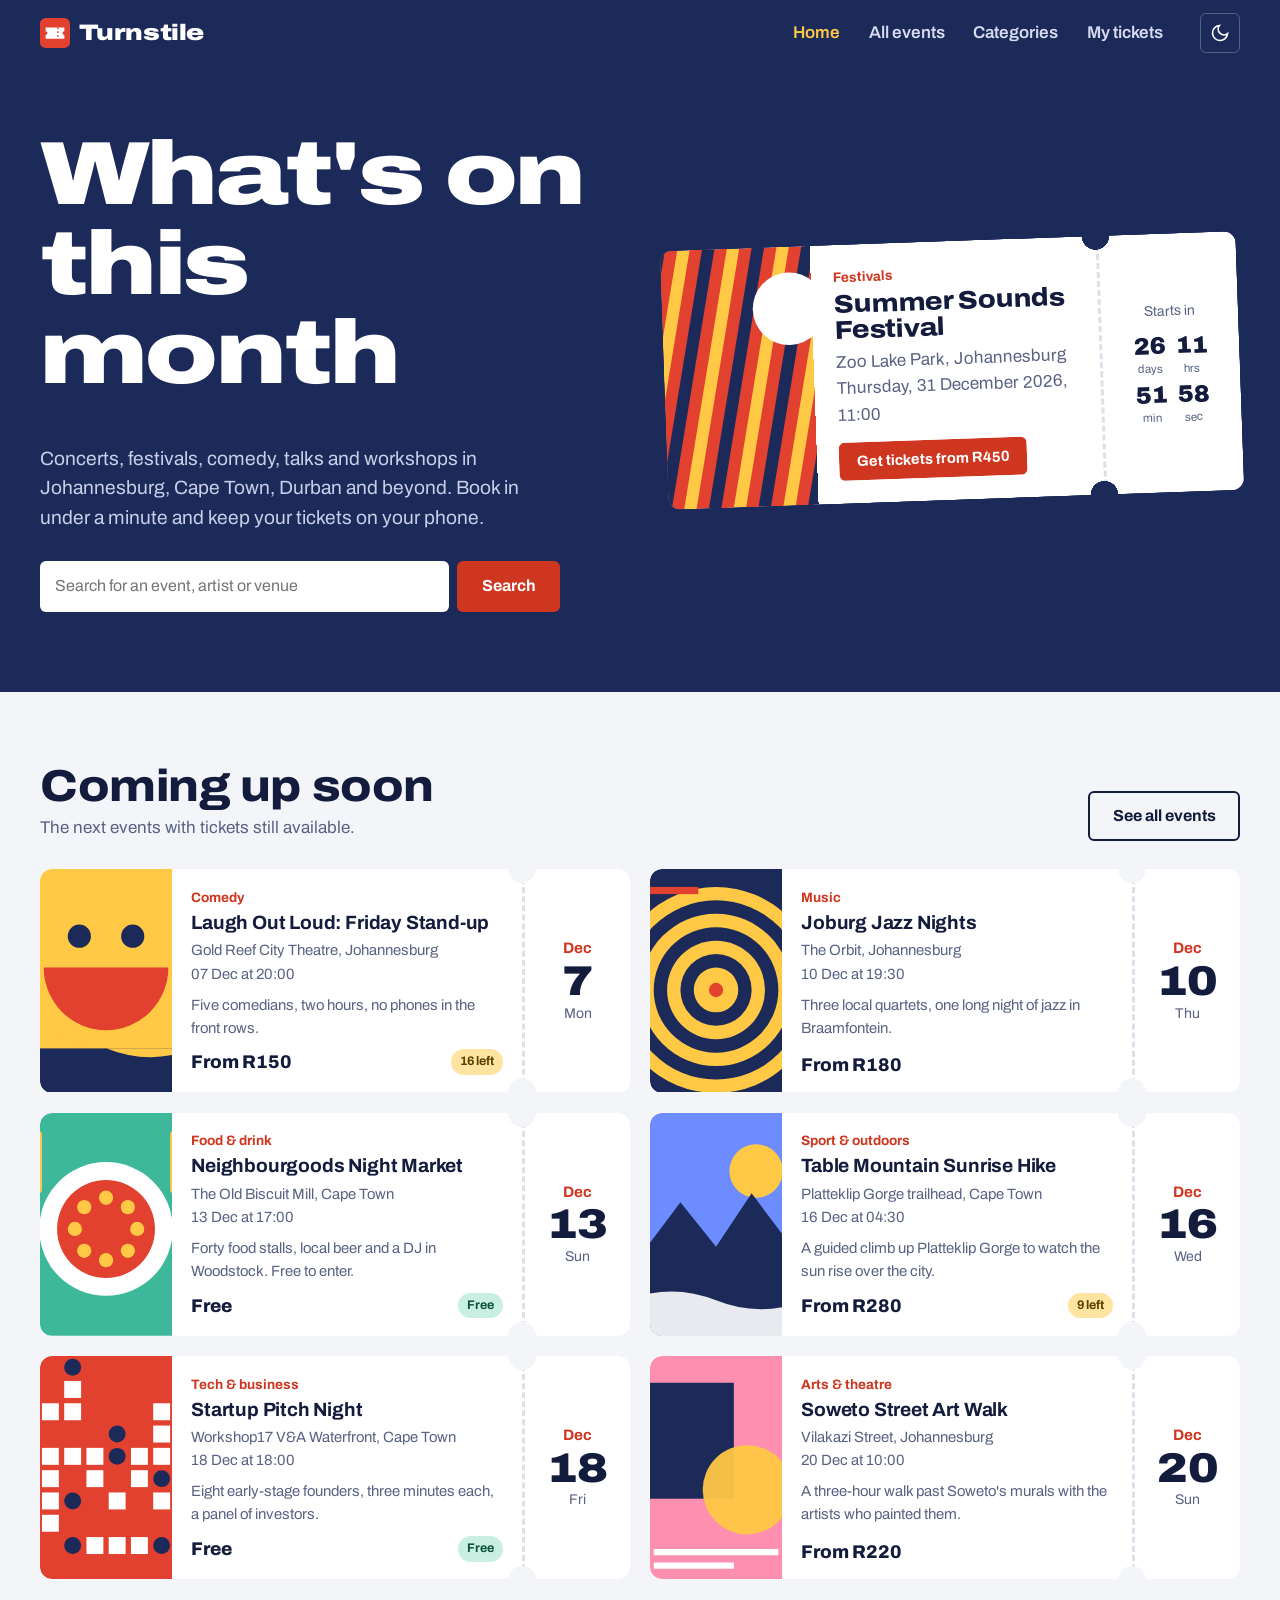
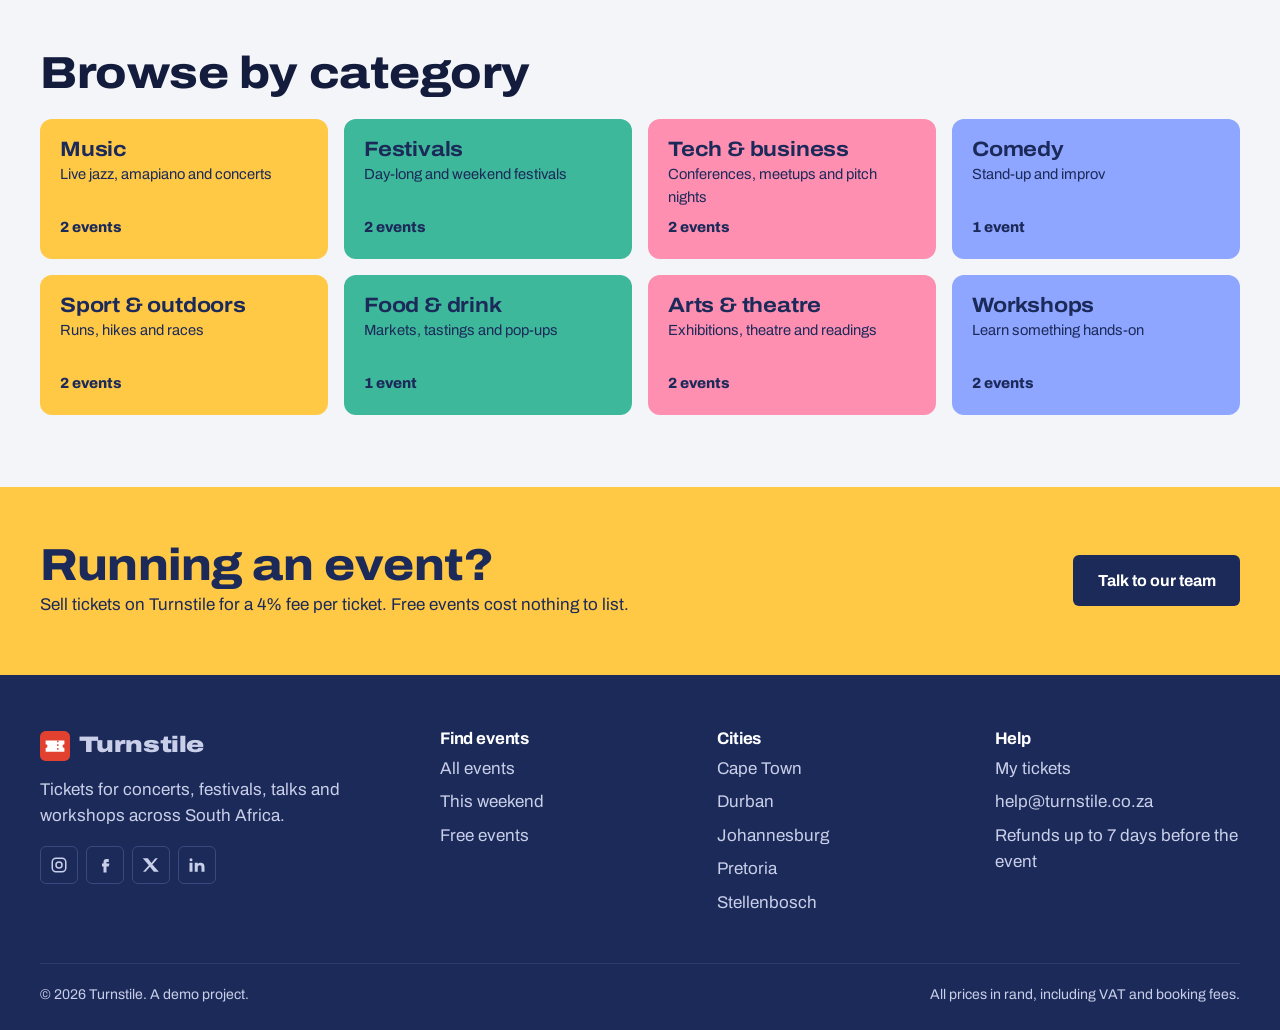
<file: index.html>
<!DOCTYPE html>
<html lang="en-ZA">
<head>
  <meta charset="utf-8">
  <meta name="viewport" content="width=device-width, initial-scale=1">
  <title>Turnstile | Tickets for events in Johannesburg, Cape Town and Durban</title>
  <meta name="description" content="Find and book tickets for concerts, festivals, comedy, tech talks, workshops and outdoor events across South Africa.">
  <link rel="icon" href="assets/posters/favicon.svg" type="image/svg+xml">
  <link rel="preconnect" href="https://fonts.googleapis.com">
  <link rel="preconnect" href="https://fonts.gstatic.com" crossorigin>
  <link href="https://fonts.googleapis.com/css2?family=Archivo:wdth,wght@62..125,400..900&display=swap" rel="stylesheet">
  <link rel="stylesheet" href="css/styles.css">
  <script src="js/data.js" defer></script>
  <script src="js/common.js" defer></script>
  <script src="js/home.js" defer></script>
</head>
<body data-page="home">
  <div id="site-header"></div>
  <main id="main">
    <section class="hero" aria-labelledby="hero-title">
      <div class="wrap hero-grid">
        <div>
          <h1 id="hero-title">What's on this month</h1>
          <p class="lead">Concerts, festivals, comedy, talks and workshops in Johannesburg, Cape Town, Durban and beyond. Book in under a minute and keep your tickets on your phone.</p>
          <form class="hero-search" action="events.html" role="search">
            <label class="sr-only" for="hero-q">Search events</label>
            <input id="hero-q" name="q" type="search" placeholder="Search for an event, artist or venue">
            <button class="btn btn-red" type="submit">Search</button>
          </form>
        </div>
        <div id="hero-ticket"></div>
      </div>
    </section>

    <section id="upcoming" aria-labelledby="up-title">
      <div class="wrap">
        <div class="section-head">
          <div><h2 id="up-title">Coming up soon</h2><p>The next events with tickets still available.</p></div>
          <a class="btn btn-line" href="events.html">See all events</a>
        </div>
        <div class="event-grid" id="upcoming-grid"></div>
      </div>
    </section>

    <section id="categories" aria-labelledby="cat-title" style="padding-top:0">
      <div class="wrap">
        <h2 id="cat-title">Browse by category</h2>
        <div class="cats" id="cat-grid"></div>
      </div>
    </section>

    <div class="organiser-band">
      <div class="wrap">
        <div><h2>Running an event?</h2><p>Sell tickets on Turnstile for a 4% fee per ticket. Free events cost nothing to list.</p></div>
        <a class="btn btn-ink" href="mailto:organisers@turnstile.co.za">Talk to our team</a>
      </div>
    </div>
  </main>
  <div id="site-footer"></div>
</body>
</html>
</file>
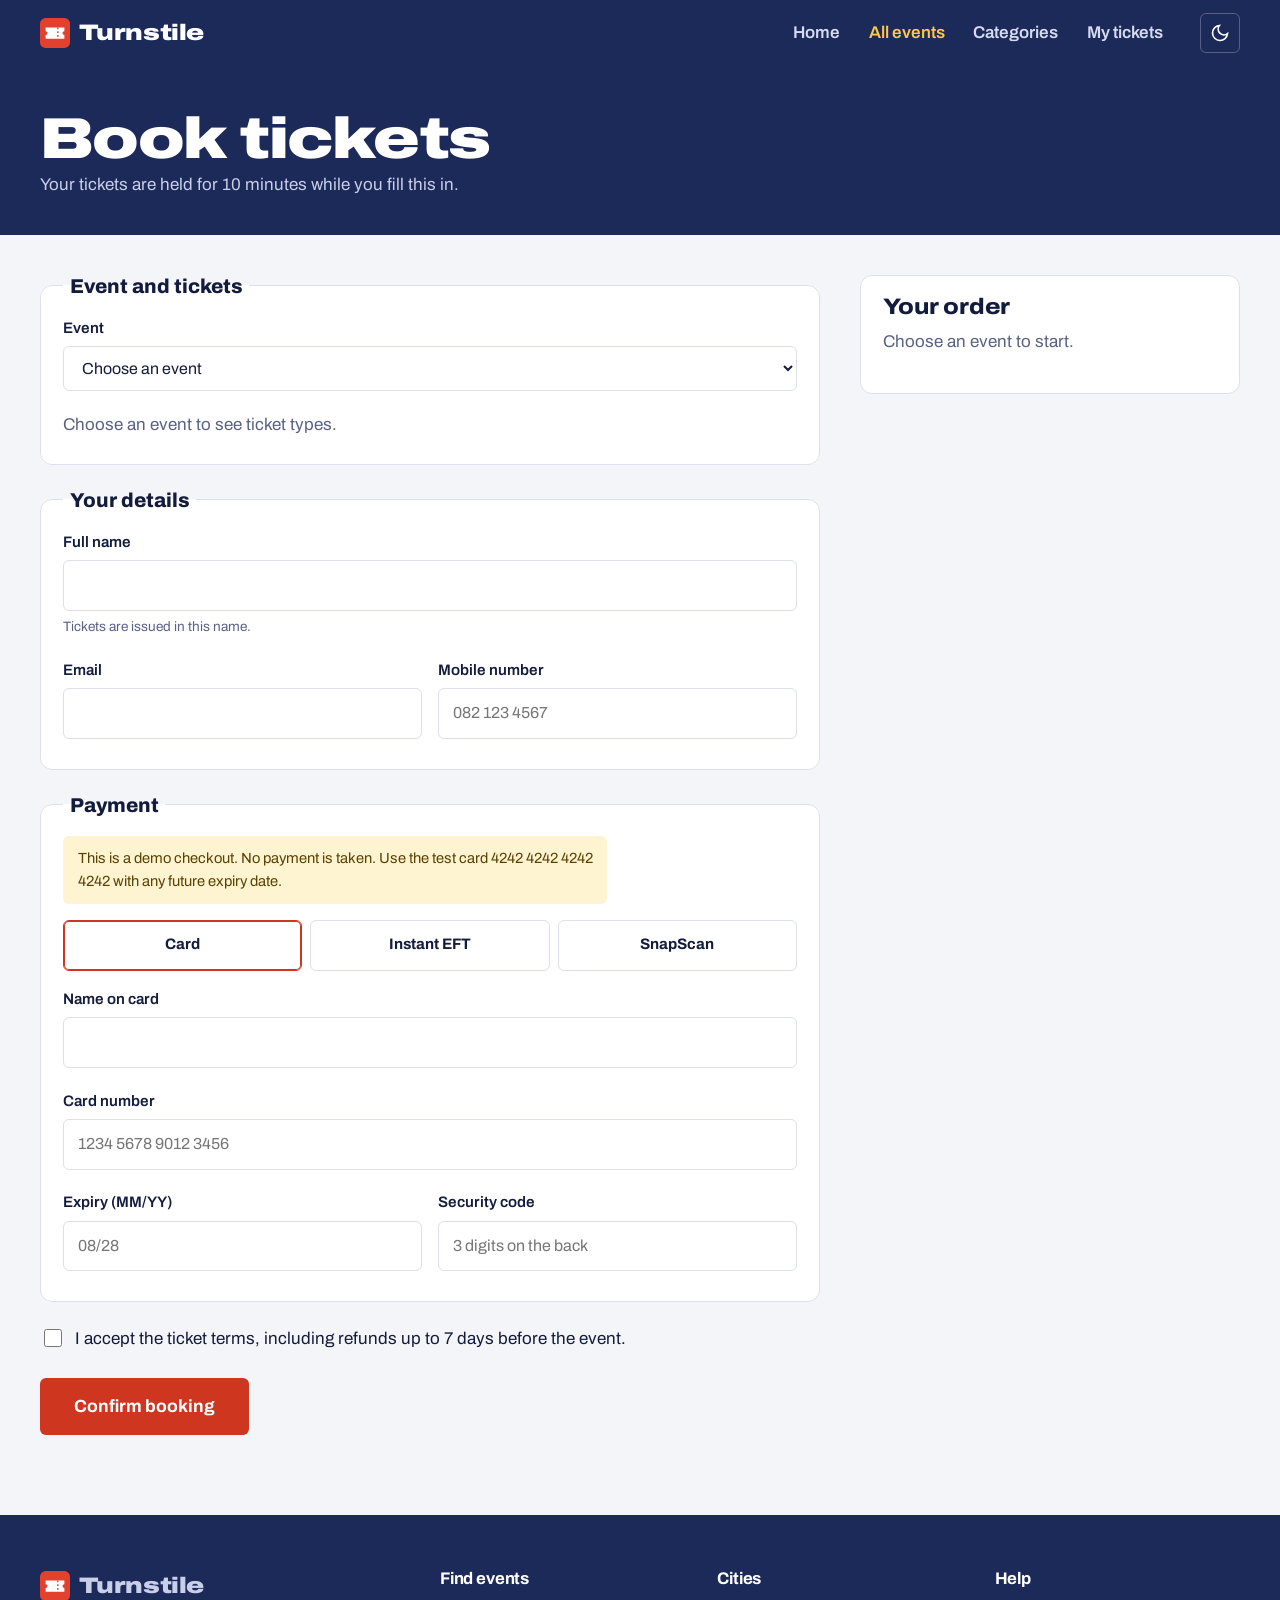
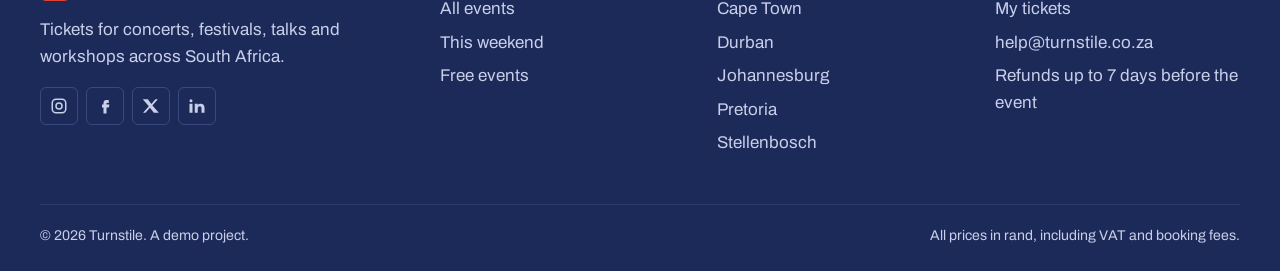
<file: book.html>
<!DOCTYPE html>
<html lang="en-ZA">
<head>
  <meta charset="utf-8">
  <meta name="viewport" content="width=device-width, initial-scale=1">
  <title>Book tickets | Turnstile</title>
  <link rel="icon" href="assets/posters/favicon.svg" type="image/svg+xml">
  <link rel="preconnect" href="https://fonts.googleapis.com">
  <link rel="preconnect" href="https://fonts.gstatic.com" crossorigin>
  <link href="https://fonts.googleapis.com/css2?family=Archivo:wdth,wght@62..125,400..900&display=swap" rel="stylesheet">
  <link rel="stylesheet" href="css/styles.css">
  <script src="js/data.js" defer></script>
  <script src="js/common.js" defer></script>
  <script src="js/book.js" defer></script>
</head>
<body data-page="events">
  <div id="site-header"></div>
  <main id="main">
    <div class="page-head"><div class="wrap"><h1>Book tickets</h1><p>Your tickets are held for 10 minutes while you fill this in.</p></div></div>
    <div class="wrap checkout">
      <form id="book-form" novalidate>
        <fieldset>
          <legend>Event and tickets</legend>
          <div class="field"><label for="event">Event</label><select id="event"></select><span class="error" data-err="event"></span></div>
          <div id="tier-fields"></div>
          <span class="error" data-err="tickets"></span>
        </fieldset>

        <fieldset>
          <legend>Your details</legend>
          <div class="field"><label for="name">Full name</label><input id="name" autocomplete="name"><span class="hint">Tickets are issued in this name.</span><span class="error" data-err="name"></span></div>
          <div class="row-2">
            <div class="field"><label for="email">Email</label><input id="email" type="email" autocomplete="email"><span class="error" data-err="email"></span></div>
            <div class="field"><label for="phone">Mobile number</label><input id="phone" type="tel" autocomplete="tel" placeholder="082 123 4567"><span class="error" data-err="phone"></span></div>
          </div>
        </fieldset>

        <fieldset id="pay-set">
          <legend>Payment</legend>
          <p class="demo-note">This is a demo checkout. No payment is taken. Use the test card 4242 4242 4242 4242 with any future expiry date.</p>
          <div class="pay-methods" role="radiogroup" aria-label="Payment method">
            <label><input type="radio" name="method" value="card" checked><span>Card</span></label>
            <label><input type="radio" name="method" value="eft"><span>Instant EFT</span></label>
            <label><input type="radio" name="method" value="snapscan"><span>SnapScan</span></label>
          </div>
          <div id="card-fields">
            <div class="field"><label for="cc-name">Name on card</label><input id="cc-name" autocomplete="cc-name"><span class="error" data-err="cc-name"></span></div>
            <div class="field"><label for="cc-num">Card number</label><input id="cc-num" inputmode="numeric" autocomplete="cc-number" placeholder="1234 5678 9012 3456" maxlength="23"><span class="error" data-err="cc-num"></span></div>
            <div class="row-2">
              <div class="field"><label for="cc-exp">Expiry (MM/YY)</label><input id="cc-exp" inputmode="numeric" autocomplete="cc-exp" placeholder="08/28" maxlength="5"><span class="error" data-err="cc-exp"></span></div>
              <div class="field"><label for="cc-cvc">Security code</label><input id="cc-cvc" inputmode="numeric" autocomplete="cc-csc" placeholder="3 digits on the back" maxlength="4"><span class="error" data-err="cc-cvc"></span></div>
            </div>
          </div>
          <div id="eft-fields" hidden>
            <div class="field"><label for="bank">Your bank</label><select id="bank"><option>ABSA</option><option>Capitec</option><option>FNB</option><option>Nedbank</option><option>Standard Bank</option><option>TymeBank</option></select><span class="hint">You'll be sent to your bank to approve the payment.</span></div>
          </div>
          <div id="snap-fields" hidden><p class="muted">After you confirm, scan the code on the next screen with the SnapScan app.</p></div>
        </fieldset>

        <label class="check"><input type="checkbox" id="terms"> <span>I accept the ticket terms, including refunds up to 7 days before the event.</span></label>
        <p class="error" data-err="terms"></p>
        <button class="btn btn-red" id="submit" type="submit" style="margin-top:.75rem;padding:1.1rem 2rem;font-size:1.1rem">Confirm booking</button>
      </form>
      <aside class="order-box" id="order" aria-live="polite" aria-label="Order summary"></aside>
    </div>
  </main>
  <div id="site-footer"></div>
</body>
</html>
</file>
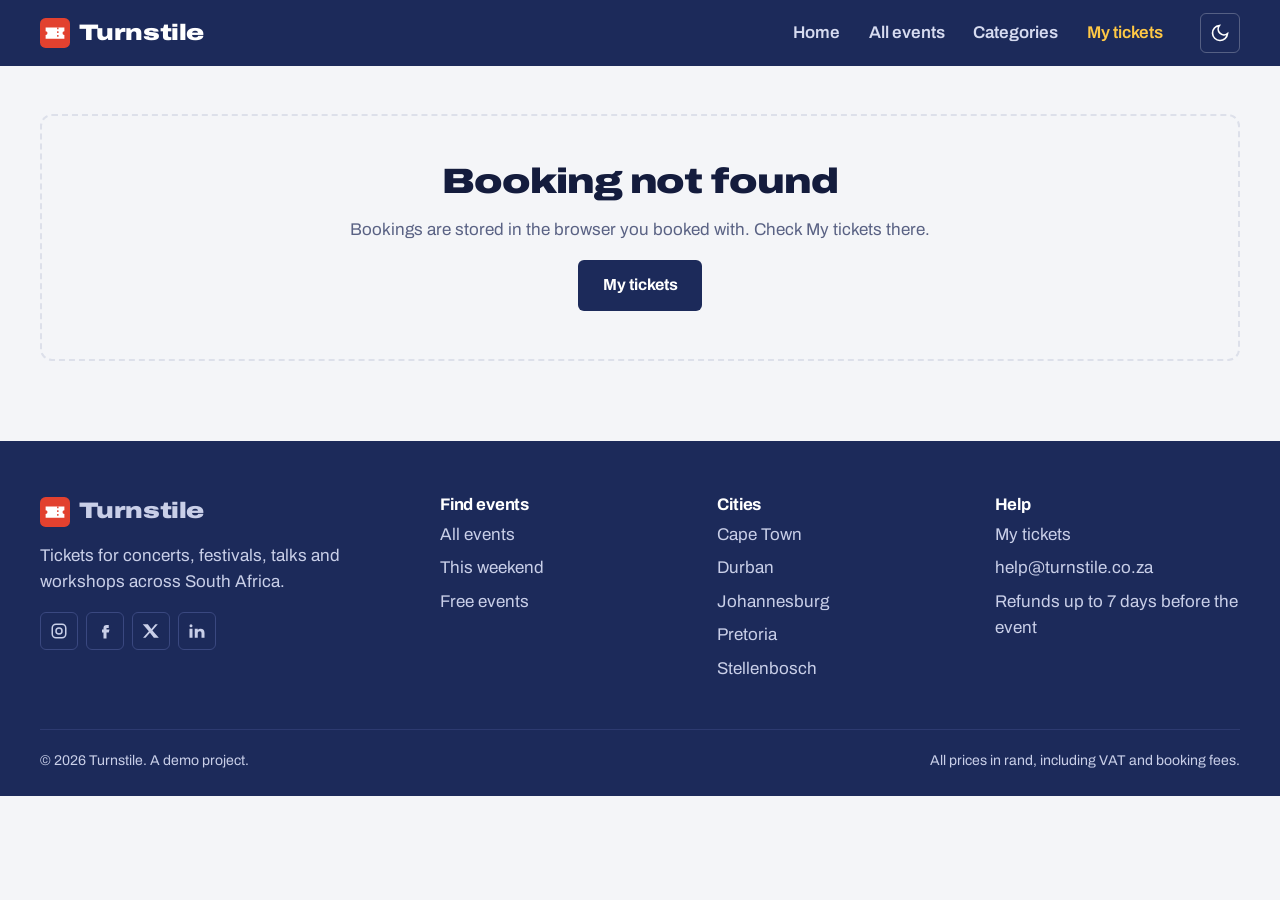
<file: confirmation.html>
<!DOCTYPE html>
<html lang="en-ZA">
<head>
  <meta charset="utf-8">
  <meta name="viewport" content="width=device-width, initial-scale=1">
  <title>Your tickets | Turnstile</title>
  <link rel="icon" href="assets/posters/favicon.svg" type="image/svg+xml">
  <link rel="preconnect" href="https://fonts.googleapis.com">
  <link rel="preconnect" href="https://fonts.gstatic.com" crossorigin>
  <link href="https://fonts.googleapis.com/css2?family=Archivo:wdth,wght@62..125,400..900&display=swap" rel="stylesheet">
  <link rel="stylesheet" href="css/styles.css">
  <script src="js/data.js" defer></script>
  <script src="js/common.js" defer></script>
  <script src="js/tickets.js" defer></script>
</head>
<body data-page="mine">
  <div id="site-header"></div>
  <main id="main"><div class="wrap confirm-wrap" id="root"></div></main>
  <div id="site-footer"></div>
</body>
</html>
</file>
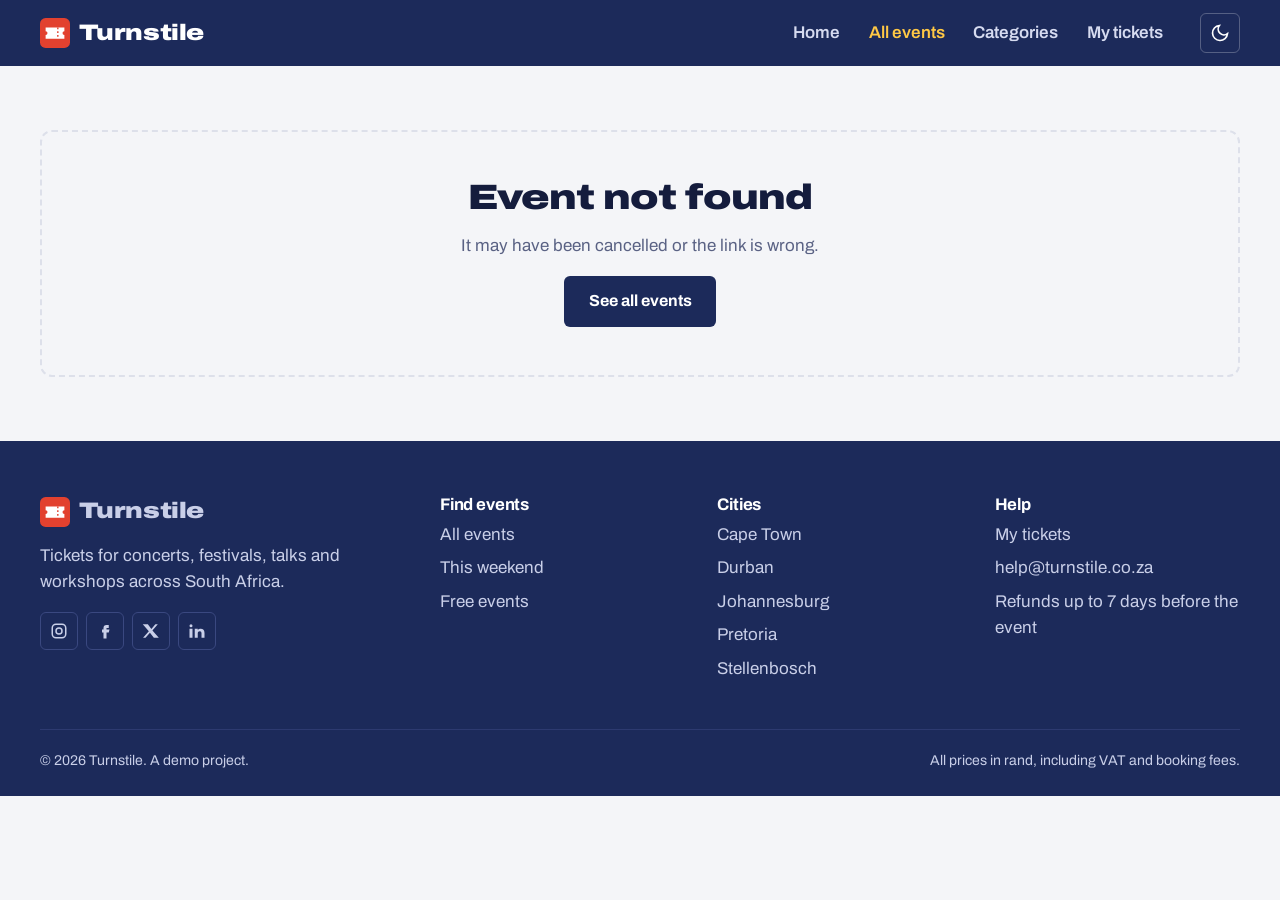
<file: event.html>
<!DOCTYPE html>
<html lang="en-ZA">
<head>
  <meta charset="utf-8">
  <meta name="viewport" content="width=device-width, initial-scale=1">
  <title>Event | Turnstile</title>
  <link rel="icon" href="assets/posters/favicon.svg" type="image/svg+xml">
  <link rel="preconnect" href="https://fonts.googleapis.com">
  <link rel="preconnect" href="https://fonts.gstatic.com" crossorigin>
  <link href="https://fonts.googleapis.com/css2?family=Archivo:wdth,wght@62..125,400..900&display=swap" rel="stylesheet">
  <link rel="stylesheet" href="css/styles.css">
  <script src="js/data.js" defer></script>
  <script src="js/common.js" defer></script>
  <script src="js/event.js" defer></script>
</head>
<body data-page="events">
  <div id="site-header"></div>
  <main id="main"><div id="root"></div></main>
  <div id="site-footer"></div>
</body>
</html>
</file>
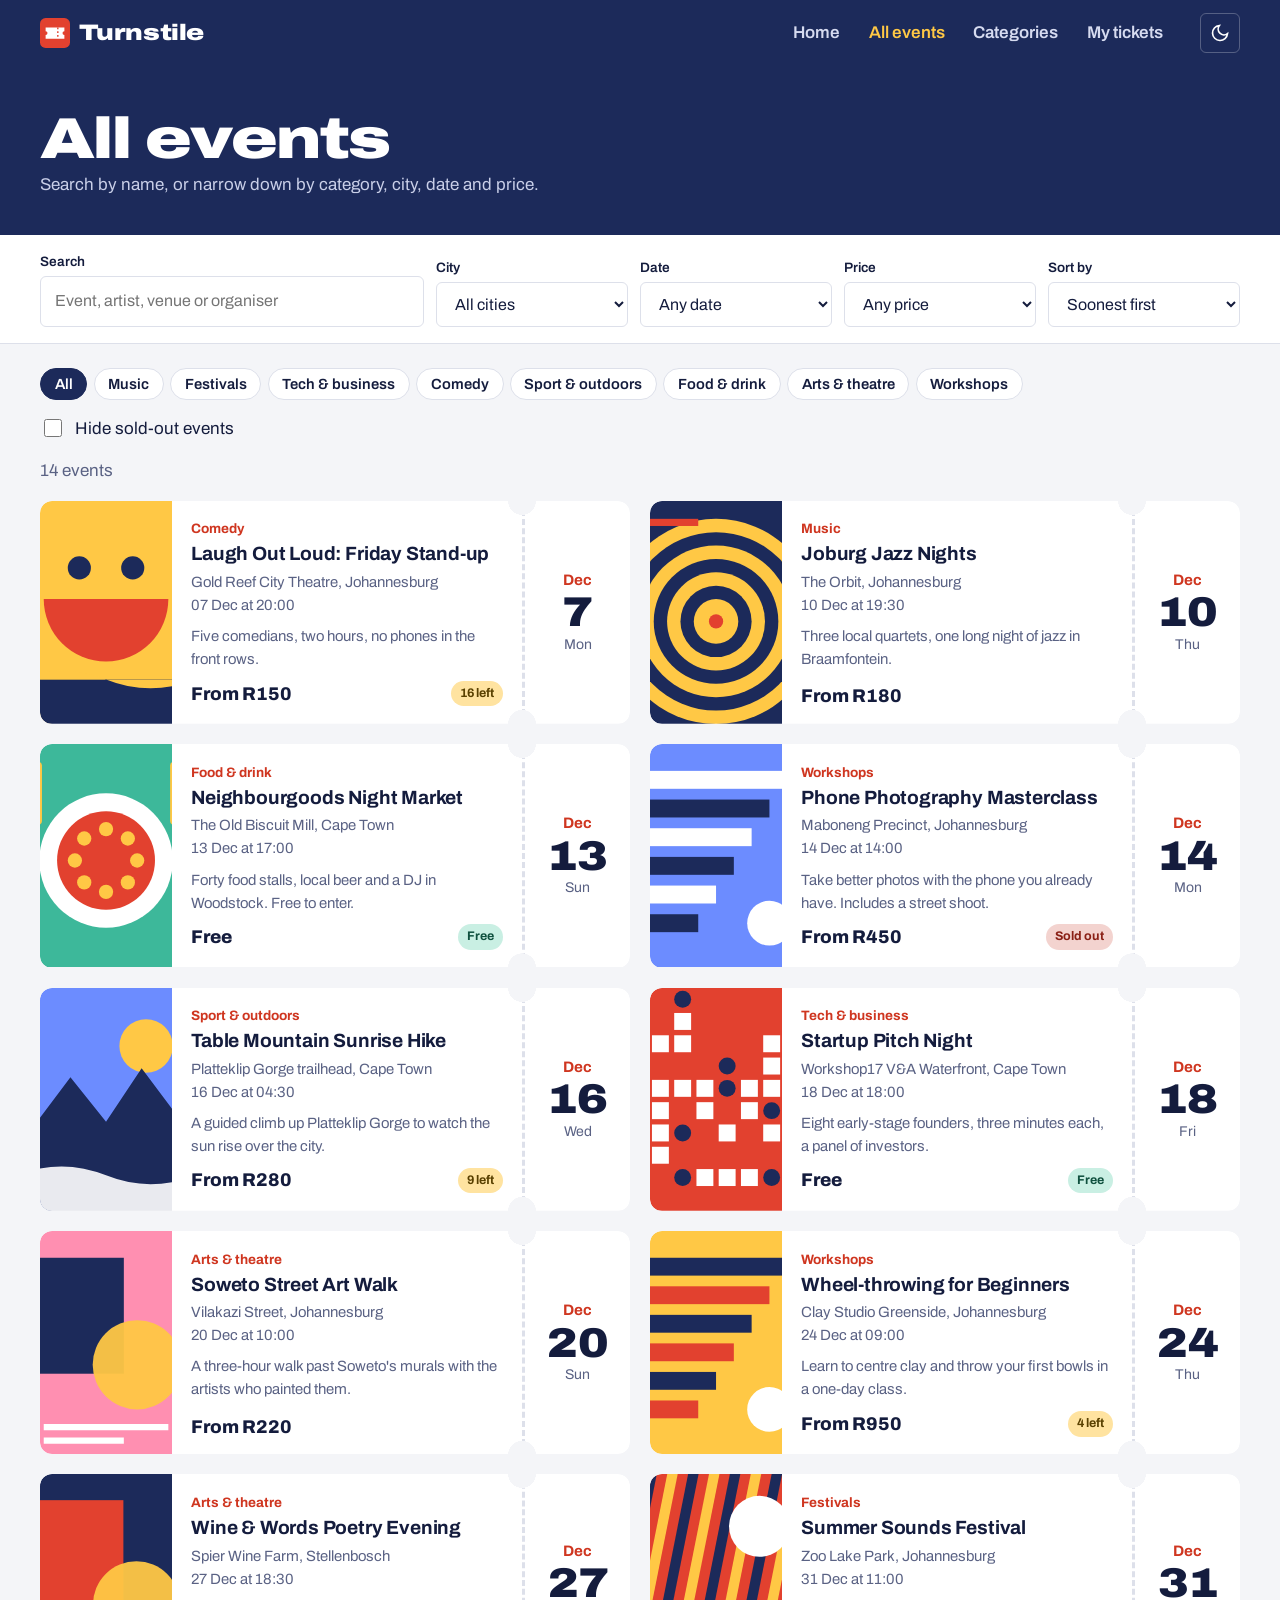
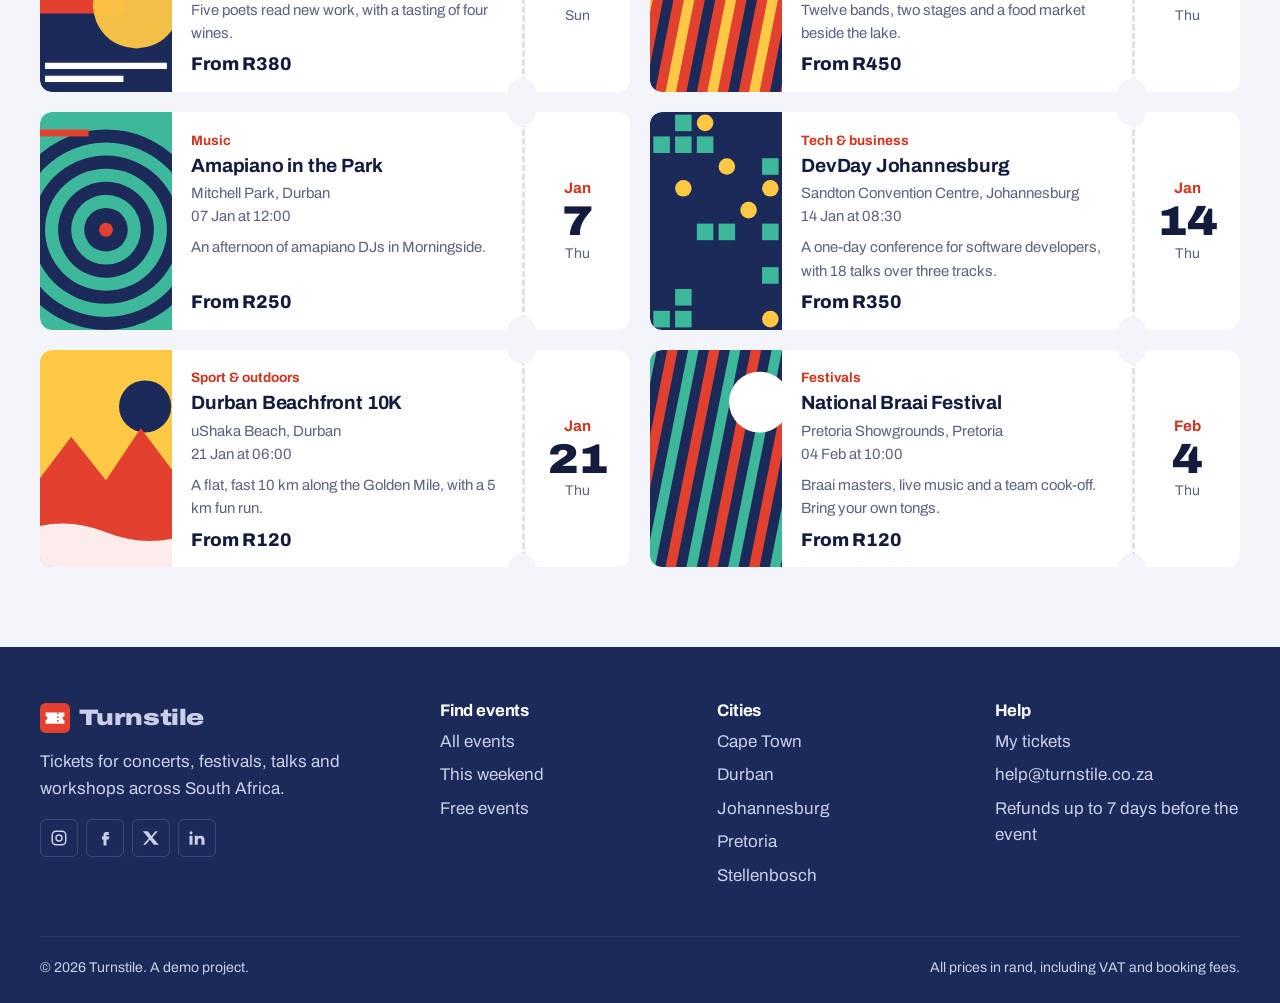
<file: events.html>
<!DOCTYPE html>
<html lang="en-ZA">
<head>
  <meta charset="utf-8">
  <meta name="viewport" content="width=device-width, initial-scale=1">
  <title>All events | Turnstile</title>
  <link rel="icon" href="assets/posters/favicon.svg" type="image/svg+xml">
  <link rel="preconnect" href="https://fonts.googleapis.com">
  <link rel="preconnect" href="https://fonts.gstatic.com" crossorigin>
  <link href="https://fonts.googleapis.com/css2?family=Archivo:wdth,wght@62..125,400..900&display=swap" rel="stylesheet">
  <link rel="stylesheet" href="css/styles.css">
  <script src="js/data.js" defer></script>
  <script src="js/common.js" defer></script>
  <script src="js/events.js" defer></script>
</head>
<body data-page="events">
  <div id="site-header"></div>
  <main id="main">
    <div class="page-head"><div class="wrap"><h1>All events</h1><p>Search by name, or narrow down by category, city, date and price.</p></div></div>
    <div class="filter-bar">
      <div class="wrap" id="filters">
        <div><label for="q">Search</label><input id="q" type="search" placeholder="Event, artist, venue or organiser" autocomplete="off"></div>
        <div><label for="city">City</label><select id="city"><option value="">All cities</option></select></div>
        <div><label for="when">Date</label>
          <select id="when"><option value="">Any date</option><option value="weekend">This weekend</option><option value="week">Next 7 days</option><option value="month">Next 30 days</option><option value="later">More than 30 days away</option></select></div>
        <div><label for="price">Price</label>
          <select id="price"><option value="">Any price</option><option value="free">Free</option><option value="u250">Under R250</option><option value="u500">Under R500</option></select></div>
        <div><label for="sort">Sort by</label>
          <select id="sort"><option value="date">Soonest first</option><option value="price-asc">Price: low to high</option><option value="price-desc">Price: high to low</option><option value="popular">Selling fastest</option></select></div>
      </div>
    </div>
    <div class="wrap" style="padding-bottom:5rem">
      <div class="chips" id="chips" role="group" aria-label="Category"></div>
      <label class="check" style="margin-bottom:1rem"><input type="checkbox" id="hide-sold"> <span>Hide sold-out events</span></label>
      <p class="result-line" id="count" aria-live="polite"></p>
      <div class="event-grid" id="results"></div>
    </div>
  </main>
  <div id="site-footer"></div>
</body>
</html>
</file>
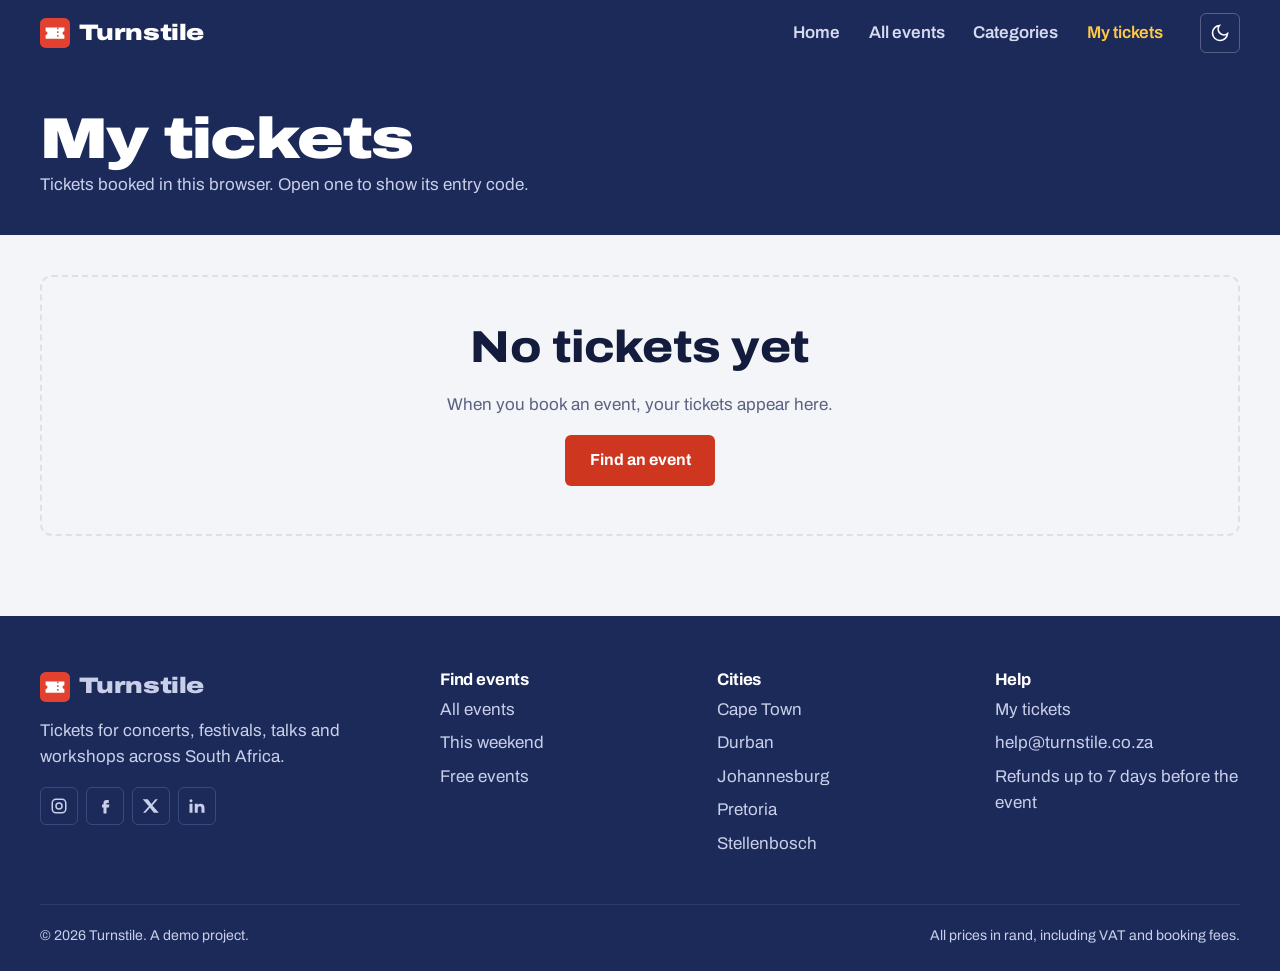
<file: my-tickets.html>
<!DOCTYPE html>
<html lang="en-ZA">
<head>
  <meta charset="utf-8">
  <meta name="viewport" content="width=device-width, initial-scale=1">
  <title>My tickets | Turnstile</title>
  <link rel="icon" href="assets/posters/favicon.svg" type="image/svg+xml">
  <link rel="preconnect" href="https://fonts.googleapis.com">
  <link rel="preconnect" href="https://fonts.gstatic.com" crossorigin>
  <link href="https://fonts.googleapis.com/css2?family=Archivo:wdth,wght@62..125,400..900&display=swap" rel="stylesheet">
  <link rel="stylesheet" href="css/styles.css">
  <script src="js/data.js" defer></script>
  <script src="js/common.js" defer></script>
  <script src="js/tickets.js" defer></script>
</head>
<body data-page="mine">
  <div id="site-header"></div>
  <main id="main">
    <div class="page-head"><div class="wrap"><h1>My tickets</h1><p>Tickets booked in this browser. Open one to show its entry code.</p></div></div>
    <div class="wrap mine" id="mine"></div>
  </main>
  <div id="site-footer"></div>
</body>
</html>
</file>
<file: css/styles.css>
/* Turnstile — styles
   Palette: ink navy, poster red, sunflower, mint. Everything ticket-shaped is ticket-shaped. */
:root {
  --ink: #1c2a5a;
  --red: #cf3620;
  --red-dark: #a92a18;
  --sun: #ffc845;
  --mint: #3db89a;
  --bg: #f4f5f8;
  --surface: #ffffff;
  --text: #141c3d;
  --muted: #5a6284;
  --line: #dde0ea;
  --bad: #c02a1b;
  --ok: #1d7f63;
  --display: "Archivo", "Arial Black", sans-serif;
  --body: "Archivo", system-ui, -apple-system, "Segoe UI", sans-serif;
  --wrap: 1200px;
  --notch: 14px;
  color-scheme: light;
}
[data-theme="dark"] {
  --bg: #0f1530;
  --surface: #1a2346;
  --text: #eef0f7;
  --muted: #a7aecb;
  --line: #2d3763;
  --bad: #ff8a7e;
  --ok: #6fdcbc;
  color-scheme: dark;
}
*, *::before, *::after { box-sizing: border-box; }
html { scroll-behavior: smooth; }
@media (prefers-reduced-motion: reduce) { html { scroll-behavior: auto; } *, *::before, *::after { animation: none !important; transition: none !important; } }
body { margin: 0; background: var(--bg); color: var(--text); font: 400 1.0625rem/1.55 var(--body); -webkit-font-smoothing: antialiased; }
img { max-width: 100%; height: auto; display: block; }
a { color: inherit; }
h1, h2, h3 { font-family: var(--display); line-height: 1; margin: 0 0 .5em; letter-spacing: -.01em; }
h1 { font-size: clamp(2.8rem, 7vw, 5.6rem); font-weight: 900; font-stretch: 125%; letter-spacing: -.03em; }
h2 { font-size: clamp(1.9rem, 3.6vw, 2.8rem); font-weight: 800; font-stretch: 112%; }
h3 { font-size: 1.25rem; font-weight: 700; }
p { margin: 0 0 1em; max-width: 68ch; }
.wrap { width: min(var(--wrap), 100% - 2.5rem); margin-inline: auto; }
.muted { color: var(--muted); }
.sr-only { position: absolute; width: 1px; height: 1px; overflow: hidden; clip: rect(0 0 0 0); white-space: nowrap; }
:focus-visible { outline: 3px solid var(--sun); outline-offset: 2px; }
.skip { position: absolute; left: -999px; top: 0; background: var(--sun); color: var(--ink); padding: .6rem 1rem; z-index: 100; }
.skip:focus { left: 1rem; }

.btn { white-space: nowrap; display: inline-flex; align-items: center; justify-content: center; gap: .5rem; font: 700 1rem/1 var(--body); padding: .95rem 1.4rem; border: 2px solid transparent; border-radius: 6px; cursor: pointer; text-decoration: none; transition: background .15s, transform .1s; }
.btn:active { transform: translateY(1px); }
.btn-red { background: var(--red); color: #fff; }
.btn-red:hover { background: var(--red-dark); }
.btn-ink { background: var(--ink); color: #fff; }
.btn-ink:hover { background: #2a3b7a; }
[data-theme="dark"] .btn-ink { background: #eef0f7; color: var(--ink); }
.btn-line { background: transparent; color: inherit; border-color: currentColor; }
.btn-line:hover { background: rgba(127,127,160,.12); }
.btn-small { padding: .6rem .95rem; font-size: .92rem; }
.btn-block { width: 100%; }
.btn[disabled] { opacity: .5; cursor: not-allowed; }

/* Header */
.site-header { background: var(--ink); color: #fff; position: sticky; top: 0; z-index: 50; }
.nav { display: flex; align-items: center; gap: 1.5rem; min-height: 66px; }
.logo { display: flex; align-items: center; gap: .55rem; font: 900 1.4rem/1 var(--display); font-stretch: 125%; text-decoration: none; color: #fff; letter-spacing: -.02em; }
.logo img { width: 30px; height: 30px; }
.nav-links { list-style: none; display: flex; gap: .2rem; margin: 0 0 0 auto; padding: 0; }
.nav-links a { display: block; padding: .5rem .8rem; text-decoration: none; color: #d6dbf0; font-weight: 600; border-radius: 6px; }
.nav-links a:hover { color: #fff; background: rgba(255,255,255,.08); }
.nav-links a[aria-current="page"] { color: var(--sun); }
.nav-actions { display: flex; gap: .5rem; align-items: center; }
.icon-btn { width: 40px; height: 40px; border-radius: 6px; border: 1px solid rgba(255,255,255,.25); background: transparent; color: #fff; display: grid; place-items: center; cursor: pointer; }
.icon-btn svg { width: 20px; height: 20px; }
.menu-btn { display: none; }
@media (max-width: 860px) {
  .menu-btn { display: grid; }
  .nav-links { position: absolute; top: 100%; left: 0; right: 0; flex-direction: column; background: var(--ink); padding: .5rem 1.25rem 1rem; display: none; }
  .nav-links.open { display: flex; }
  .nav-actions { margin-left: auto; }
}

/* Ticket shape: notches cut out with radial masks */
.ticket { position: relative; background: var(--surface); border-radius: 12px; display: grid; grid-template-columns: 1fr auto; overflow: hidden;
  -webkit-mask: radial-gradient(circle var(--notch) at var(--cut) 0, transparent 98%, #000) top / 100% 51% no-repeat, radial-gradient(circle var(--notch) at var(--cut) 100%, transparent 98%, #000) bottom / 100% 51% no-repeat;
          mask: radial-gradient(circle var(--notch) at var(--cut) 0, transparent 98%, #000) top / 100% 51% no-repeat, radial-gradient(circle var(--notch) at var(--cut) 100%, transparent 98%, #000) bottom / 100% 51% no-repeat; }
.stub { border-left: 3px dashed var(--line); padding: 1.25rem 1.1rem; display: flex; flex-direction: column; justify-content: center; align-items: center; text-align: center; min-width: 108px; }
.stub .mon { font-weight: 700; color: var(--red); font-size: .95rem; }
.stub .day { font: 900 2.6rem/1 var(--display); font-stretch: 112%; }
.stub .wd { color: var(--muted); font-size: .88rem; }

/* Hero */
.hero { background: var(--ink); color: #fff; padding: 4rem 0 5rem; position: relative; overflow: hidden; }
.hero h1 { max-width: 13ch; }
.hero .lead { color: #c9cfe8; font-size: 1.2rem; max-width: 48ch; }
.hero-grid { display: grid; grid-template-columns: 1fr 1fr; gap: 3rem; align-items: center; }
.hero-search { display: flex; gap: .5rem; margin-top: 1.75rem; max-width: 520px; }
.hero-search input { flex: 1; }
.hero-ticket { --cut: calc(100% - 140px); color: var(--text); grid-template-columns: 1fr 140px; transform: rotate(-2deg); box-shadow: 0 30px 60px -20px rgba(0,0,0,.5); }
.hero-ticket .main { display: grid; grid-template-columns: 150px 1fr; }
.hero-ticket .main img { height: 100%; object-fit: cover; }
.hero-ticket .info { padding: 1.4rem; }
.hero-ticket .info h2 { font-size: 1.6rem; margin-bottom: .4rem; }
.hero-ticket .stub { min-width: 0; padding: 1rem .5rem; }
.countdown { display: grid; grid-template-columns: 1fr 1fr; gap: .4rem .6rem; margin-top: .6rem; }
.countdown div { line-height: 1; }
.countdown strong { display: block; font: 900 1.5rem var(--display); font-variant-numeric: tabular-nums; }
.countdown span { font-size: .72rem; color: var(--muted); }
@media (max-width: 900px) { .hero-grid { grid-template-columns: 1fr; } .hero-ticket { transform: none; } }
@media (max-width: 520px) { .hero-ticket .main { grid-template-columns: 1fr; } .hero-ticket .main img { height: 140px; } .hero-search { flex-direction: column; } }

section { padding: 4.5rem 0; }
.section-head { display: flex; justify-content: space-between; align-items: end; gap: 1rem; flex-wrap: wrap; margin-bottom: 1.75rem; }
.section-head h2 { margin: 0; }
.section-head p { margin: .4rem 0 0; color: var(--muted); }

/* Categories */
.cats { display: grid; grid-template-columns: repeat(4, 1fr); gap: 1rem; }
.cat { display: flex; flex-direction: column; gap: .25rem; padding: 1.25rem; border-radius: 12px; text-decoration: none; color: var(--ink); min-height: 140px; position: relative; overflow: hidden; }
.cat:nth-child(4n+1) { background: var(--sun); }
.cat:nth-child(4n+2) { background: var(--mint); }
.cat:nth-child(4n+3) { background: #ff8fb1; }
.cat:nth-child(4n+4) { background: #8ea6ff; }
.cat h3 { margin: 0; font-size: 1.3rem; font-stretch: 112%; }
.cat span { font-size: .92rem; }
.cat .count { margin-top: auto; font-weight: 800; }
.cat:hover { outline: 3px solid var(--ink); outline-offset: -3px; }
@media (max-width: 860px) { .cats { grid-template-columns: 1fr 1fr; } }

/* Event tickets (listing) */
.event-grid { display: grid; grid-template-columns: repeat(2, 1fr); gap: 1.25rem; }
.ev { --cut: calc(100% - 108px); grid-template-columns: 1fr 108px; border: 0; }
.ev .main { display: grid; grid-template-columns: 132px 1fr; min-height: 180px; }
.ev .main img { width: 100%; height: 100%; object-fit: cover; }
.ev .info { padding: 1.1rem 1.2rem; display: flex; flex-direction: column; min-width: 0; }
.ev .kind { font-size: .85rem; font-weight: 700; color: var(--red); margin-bottom: .25rem; }
[data-theme="dark"] .ev .kind, [data-theme="dark"] .stub .mon { color: #ff8a7e; }
.ev h3 { margin-bottom: .35rem; font-size: 1.2rem; line-height: 1.15; }
.ev h3 a { text-decoration: none; }
.ev h3 a::after { content: ""; position: absolute; inset: 0; }
.ev h3 a:focus-visible { outline: none; }
.ev:focus-within { box-shadow: 0 0 0 3px var(--sun); }
.ev .where { color: var(--muted); font-size: .93rem; margin: 0 0 .5rem; }
.ev .foot { margin-top: auto; display: flex; justify-content: space-between; align-items: center; gap: .5rem; flex-wrap: wrap; }
.price { font: 800 1.15rem var(--display); }
.pill { font-size: .78rem; font-weight: 700; padding: .2rem .55rem; border-radius: 999px; background: #ffe3a0; color: #5a4100; }
.pill.out { background: #f3d3cf; color: #8a2016; }
.pill.free { background: #c9efe3; color: #10513f; }
@media (max-width: 960px) { .event-grid { grid-template-columns: 1fr; } }
@media (max-width: 520px) { .ev { --cut: calc(100% - 84px); grid-template-columns: 1fr 84px; } .ev .main { grid-template-columns: 1fr; } .ev .main img { height: 120px; } .stub { min-width: 0; padding: 1rem .4rem; } .stub .day { font-size: 2rem; } }

.organiser-band { background: var(--sun); color: var(--ink); padding: 3.5rem 0; }
.organiser-band .wrap { display: flex; align-items: center; justify-content: space-between; gap: 2rem; flex-wrap: wrap; }
.organiser-band h2 { margin: 0 0 .3rem; }
.organiser-band p { margin: 0; }

/* Listing page */
.page-head { background: var(--ink); color: #fff; padding: 2.75rem 0 2.25rem; }
.page-head h1 { font-size: clamp(2.2rem, 5vw, 3.6rem); margin-bottom: .3rem; }
.page-head p { color: #c9cfe8; margin: 0; }
.filter-bar { background: var(--surface); border-bottom: 1px solid var(--line); padding: 1rem 0; position: sticky; top: 66px; z-index: 30; }
.filter-bar .wrap { display: grid; grid-template-columns: 2fr repeat(4, 1fr); gap: .75rem; align-items: end; }
.filter-bar label { font-size: .85rem; font-weight: 600; display: block; margin-bottom: .25rem; }
@media (max-width: 960px) { .filter-bar { position: static; } .filter-bar .wrap { grid-template-columns: 1fr 1fr; } .filter-bar .wrap > :first-child { grid-column: 1 / -1; } }
.chips { display: flex; gap: .4rem; flex-wrap: wrap; margin: 1.5rem 0 1rem; }
.chip { font: 600 .92rem var(--body); padding: .45rem .85rem; border-radius: 999px; border: 1.5px solid var(--line); background: var(--surface); color: var(--text); cursor: pointer; }
.chip[aria-pressed="true"] { background: var(--ink); color: #fff; border-color: var(--ink); }
[data-theme="dark"] .chip[aria-pressed="true"] { background: var(--sun); color: var(--ink); border-color: var(--sun); }
.result-line { color: var(--muted); margin-bottom: 1rem; }
.empty { text-align: center; padding: 3rem 1rem; border: 2px dashed var(--line); border-radius: 12px; grid-column: 1 / -1; }
.empty p { margin-inline: auto; }

/* Forms */
input, select, textarea { font: inherit; font-size: 1rem; width: 100%; padding: .75rem .85rem; border: 1.5px solid var(--line); border-radius: 6px; background: var(--surface); color: var(--text); }
input:focus, select:focus, textarea:focus { outline: none; border-color: var(--ink); box-shadow: 0 0 0 3px rgba(255,200,69,.6); }
[data-theme="dark"] input:focus, [data-theme="dark"] select:focus { border-color: var(--sun); }
.hero input { border-color: transparent; }
.field { display: flex; flex-direction: column; gap: .35rem; margin-bottom: 1rem; }
.field label { font-weight: 600; font-size: .95rem; }
.field .hint { font-size: .85rem; color: var(--muted); }
.field.invalid input, .field.invalid select { border-color: var(--bad); }
.error { color: var(--bad); font-size: .88rem; font-weight: 600; }
.row-2 { display: grid; grid-template-columns: 1fr 1fr; gap: 1rem; }
@media (max-width: 560px) { .row-2 { grid-template-columns: 1fr; } }
.check { display: flex; gap: .6rem; align-items: flex-start; }
.check input { width: 18px; height: 18px; margin-top: .2rem; accent-color: var(--red); flex: none; }

/* Event details */
.detail-hero { background: var(--ink); color: #fff; padding: 2.5rem 0 3rem; }
.detail-hero .wrap { display: grid; grid-template-columns: 300px 1fr; gap: 2.5rem; align-items: center; }
.detail-hero img { border-radius: 12px; box-shadow: 0 20px 40px -15px rgba(0,0,0,.6); }
.detail-hero .kind { color: var(--sun); font-weight: 700; margin-bottom: .5rem; }
.detail-hero h1 { font-size: clamp(2.2rem, 5vw, 4rem); }
.facts { display: flex; flex-wrap: wrap; gap: 1.5rem 2.5rem; margin: 1.25rem 0 1.5rem; padding: 0; list-style: none; }
.facts li { display: flex; flex-direction: column; }
.facts small { color: #aab3d8; font-size: .85rem; }
.facts strong { font-size: 1.1rem; }
.hero-count { display: flex; gap: 1.25rem; }
.hero-count div { text-align: center; }
.hero-count strong { display: block; font: 900 2.2rem/1 var(--display); font-variant-numeric: tabular-nums; color: var(--sun); }
.hero-count span { font-size: .8rem; color: #aab3d8; }
.breadcrumb { font-size: .92rem; color: #aab3d8; margin-bottom: 1.25rem; }
.breadcrumb a { color: #fff; }
@media (max-width: 800px) { .detail-hero .wrap { grid-template-columns: 1fr; } .detail-hero img { max-width: 240px; } }

.detail-body { display: grid; grid-template-columns: 1fr 380px; gap: 3rem; padding: 3rem 0 5rem; align-items: start; }
.detail-body section { padding: 0 0 2.5rem; }
.timeline { list-style: none; margin: 0; padding: 0; border-left: 3px solid var(--line); }
.timeline li { position: relative; padding: 0 0 1.1rem 1.4rem; }
.timeline li::before { content: ""; position: absolute; left: -9px; top: .35rem; width: 15px; height: 15px; border-radius: 50%; background: var(--surface); border: 3px solid var(--red); }
.timeline time { font-weight: 800; font-variant-numeric: tabular-nums; display: block; }
.box { background: var(--surface); border-radius: 12px; padding: 1.4rem; border: 1px solid var(--line); }
.org { display: flex; gap: 1rem; align-items: flex-start; }
.org .avatar { width: 52px; height: 52px; border-radius: 50%; background: var(--sun); color: var(--ink); display: grid; place-items: center; font: 900 1.2rem var(--display); flex: none; }
.buy { position: sticky; top: 86px; }
.tier { display: grid; grid-template-columns: 1fr auto; gap: .25rem 1rem; align-items: center; padding: .9rem 0; border-bottom: 1px dashed var(--line); }
.tier:last-of-type { border-bottom: 0; }
.tier .name { font-weight: 700; }
.stepper { display: inline-flex; align-items: center; border: 1.5px solid var(--line); border-radius: 6px; }
.stepper button { width: 36px; height: 36px; border: 0; background: none; color: var(--text); font-size: 1.2rem; cursor: pointer; }
.stepper button:disabled { opacity: .35; cursor: not-allowed; }
.stepper output { min-width: 28px; text-align: center; font-weight: 700; }
.buy-total { display: flex; justify-content: space-between; align-items: baseline; margin: 1rem 0; font-weight: 700; }
.buy-total strong { font: 900 1.8rem var(--display); }
.meter { height: 8px; background: var(--line); border-radius: 999px; overflow: hidden; margin: .5rem 0 .25rem; }
.meter span { display: block; height: 100%; background: var(--red); }
.map-link { display: inline-block; margin-top: .5rem; font-weight: 600; }
@media (max-width: 960px) { .detail-body { grid-template-columns: 1fr; } .buy { position: static; } }

/* Checkout */
.checkout { display: grid; grid-template-columns: 1fr 380px; gap: 2.5rem; padding: 2.5rem 0 5rem; align-items: start; }
.checkout fieldset { border: 1px solid var(--line); border-radius: 12px; padding: 1.25rem 1.4rem .5rem; margin: 0 0 1.5rem; background: var(--surface); }
.checkout legend { font: 800 1.25rem var(--display); padding: 0 .4rem; }
.pay-methods { display: grid; grid-template-columns: repeat(3, 1fr); gap: .5rem; margin-bottom: 1.1rem; }
.pay-methods label { position: relative; }
.pay-methods input { position: absolute; opacity: 0; inset: 0; cursor: pointer; }
.pay-methods span { display: block; text-align: center; padding: .8rem .5rem; border: 1.5px solid var(--line); border-radius: 6px; font-weight: 700; font-size: .95rem; }
.pay-methods input:checked + span { border-color: var(--red); box-shadow: inset 0 0 0 1px var(--red); }
.pay-methods input:focus-visible + span { outline: 3px solid var(--sun); outline-offset: 2px; }
.demo-note { background: #fff4d1; color: #5a4100; border-radius: 6px; padding: .7rem .9rem; font-size: .92rem; margin-bottom: 1rem; }
.order { --cut: 50%; }
.order-box { position: sticky; top: 86px; background: var(--surface); border-radius: 12px; overflow: hidden; border: 1px solid var(--line); }
.order-box img { aspect-ratio: 16 / 9; object-fit: cover; width: 100%; }
.order-box .body { padding: 1.25rem 1.4rem; }
.order-box dl { display: grid; grid-template-columns: 1fr auto; gap: .45rem 1rem; margin: 1rem 0; }
.order-box dd { margin: 0; text-align: right; font-weight: 600; }
.order-box dt { color: var(--muted); }
.order-box .total { border-top: 2px dashed var(--line); padding-top: 1rem; display: flex; justify-content: space-between; align-items: baseline; }
.order-box .total strong { font: 900 1.8rem var(--display); }
@media (max-width: 960px) { .checkout { grid-template-columns: 1fr; } .order-box { position: static; order: -1; } }

/* Confirmation ticket */
.confirm-wrap { padding: 3rem 0 5rem; display: grid; justify-items: center; gap: 1.5rem; }
.e-ticket { --cut: calc(100% - 200px); width: min(820px, 100%); grid-template-columns: 1fr 200px; box-shadow: 0 25px 50px -25px rgba(28,42,90,.45); }
.e-ticket .main { display: grid; grid-template-columns: 170px 1fr; }
.e-ticket .main img { height: 100%; object-fit: cover; }
.e-ticket .info { padding: 1.5rem; }
.e-ticket .info h2 { font-size: 1.7rem; }
.e-ticket dl { display: grid; grid-template-columns: auto 1fr; gap: .35rem 1rem; margin: 0; font-size: .96rem; }
.e-ticket dt { color: var(--muted); }
.e-ticket dd { margin: 0; font-weight: 600; }
.e-ticket .stub { padding: 1.25rem; }
.code { width: 140px; height: 140px; background: #fff; padding: 8px; border-radius: 6px; }
.ref { font: 800 1.15rem var(--display); letter-spacing: .08em; margin-top: .6rem; }
.confirm-actions { display: flex; gap: .75rem; flex-wrap: wrap; justify-content: center; }
.success-head { text-align: center; }
.success-head .tick { width: 64px; height: 64px; border-radius: 50%; background: var(--mint); color: #fff; display: grid; place-items: center; margin: 0 auto 1rem; animation: pop .5s cubic-bezier(.3,1.6,.5,1) 1; }
@keyframes pop { from { transform: scale(.3); opacity: 0; } to { transform: scale(1); opacity: 1; } }
@media (max-width: 680px) { .e-ticket { --cut: 100%; grid-template-columns: 1fr; -webkit-mask: none; mask: none; } .e-ticket .stub { border-left: 0; border-top: 3px dashed var(--line); } .e-ticket .main { grid-template-columns: 1fr; } .e-ticket .main img { height: 150px; } }
@media print { .site-header, .site-footer, .confirm-actions, .success-head .tick { display: none !important; } body { background: #fff; } .e-ticket { box-shadow: none; border: 1px solid #ccc; } }

/* My tickets */
.mine { padding: 2.5rem 0 5rem; }
.mine .ev { margin-bottom: 1rem; }

/* Toast + footer */
.toast { position: fixed; bottom: 1.5rem; left: 50%; transform: translate(-50%, 160%); background: var(--ink); color: #fff; padding: .85rem 1.25rem; border-radius: 6px; border-left: 5px solid var(--sun); z-index: 90; transition: transform .25s; pointer-events: none; max-width: calc(100% - 2rem); }
.toast.show { transform: translate(-50%, 0); }
.site-footer { background: var(--ink); color: #c9cfe8; padding: 3.5rem 0 1.5rem; }
.footer-grid { display: grid; grid-template-columns: 1.5fr 1fr 1fr 1fr; gap: 2rem; }
.site-footer h3 { color: #fff; font-size: 1.05rem; }
.site-footer ul { list-style: none; padding: 0; margin: 0; }
.site-footer li { margin-bottom: .45rem; }
.site-footer a { color: #c9cfe8; text-decoration: none; }
.site-footer a:hover { color: var(--sun); text-decoration: underline; }
.socials { display: flex; gap: .5rem; margin-top: 1rem; }
.socials a { width: 38px; height: 38px; border-radius: 6px; border: 1px solid #3a4880; display: grid; place-items: center; }
.socials svg { width: 18px; height: 18px; }
.footer-bottom { border-top: 1px solid #2d3a70; margin-top: 2.5rem; padding-top: 1.25rem; display: flex; justify-content: space-between; flex-wrap: wrap; gap: 1rem; font-size: .88rem; }
@media (max-width: 800px) { .footer-grid { grid-template-columns: 1fr 1fr; } }
@media (max-width: 480px) { .footer-grid { grid-template-columns: 1fr; } }
</file>
